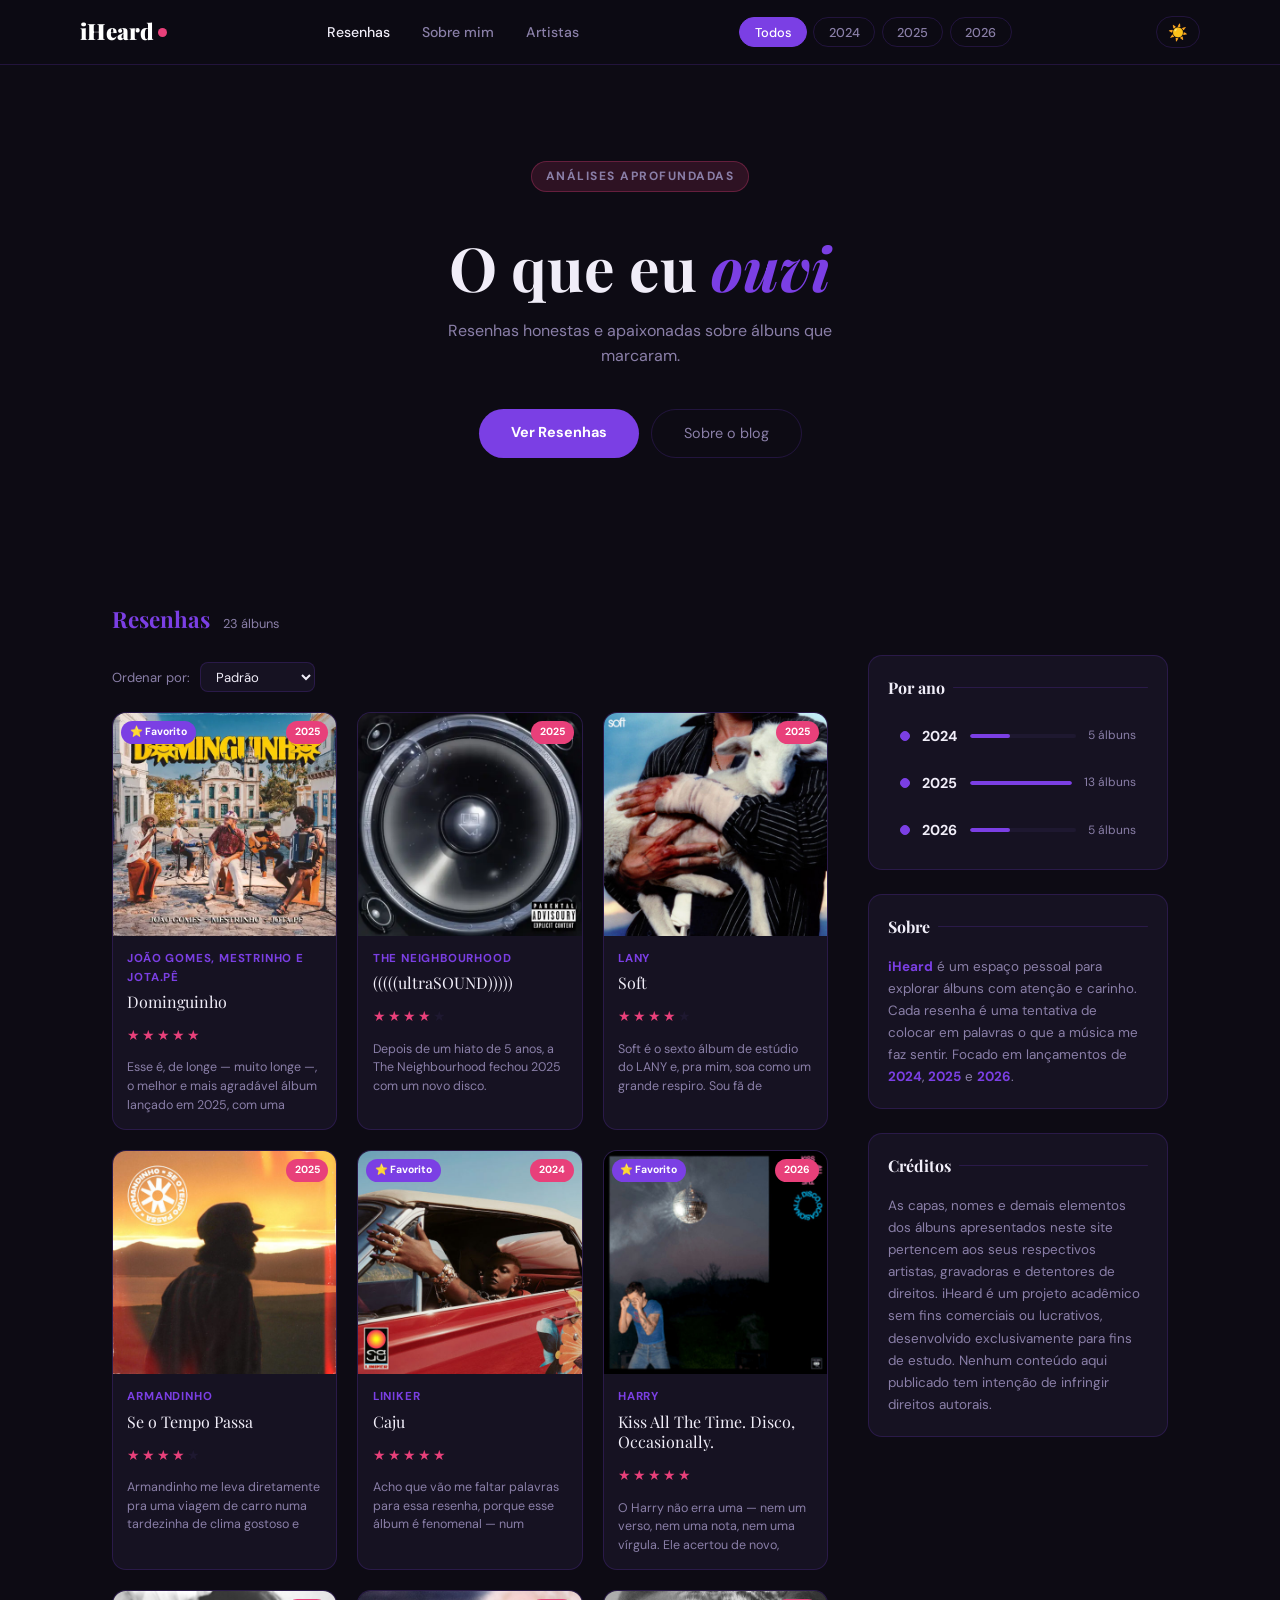
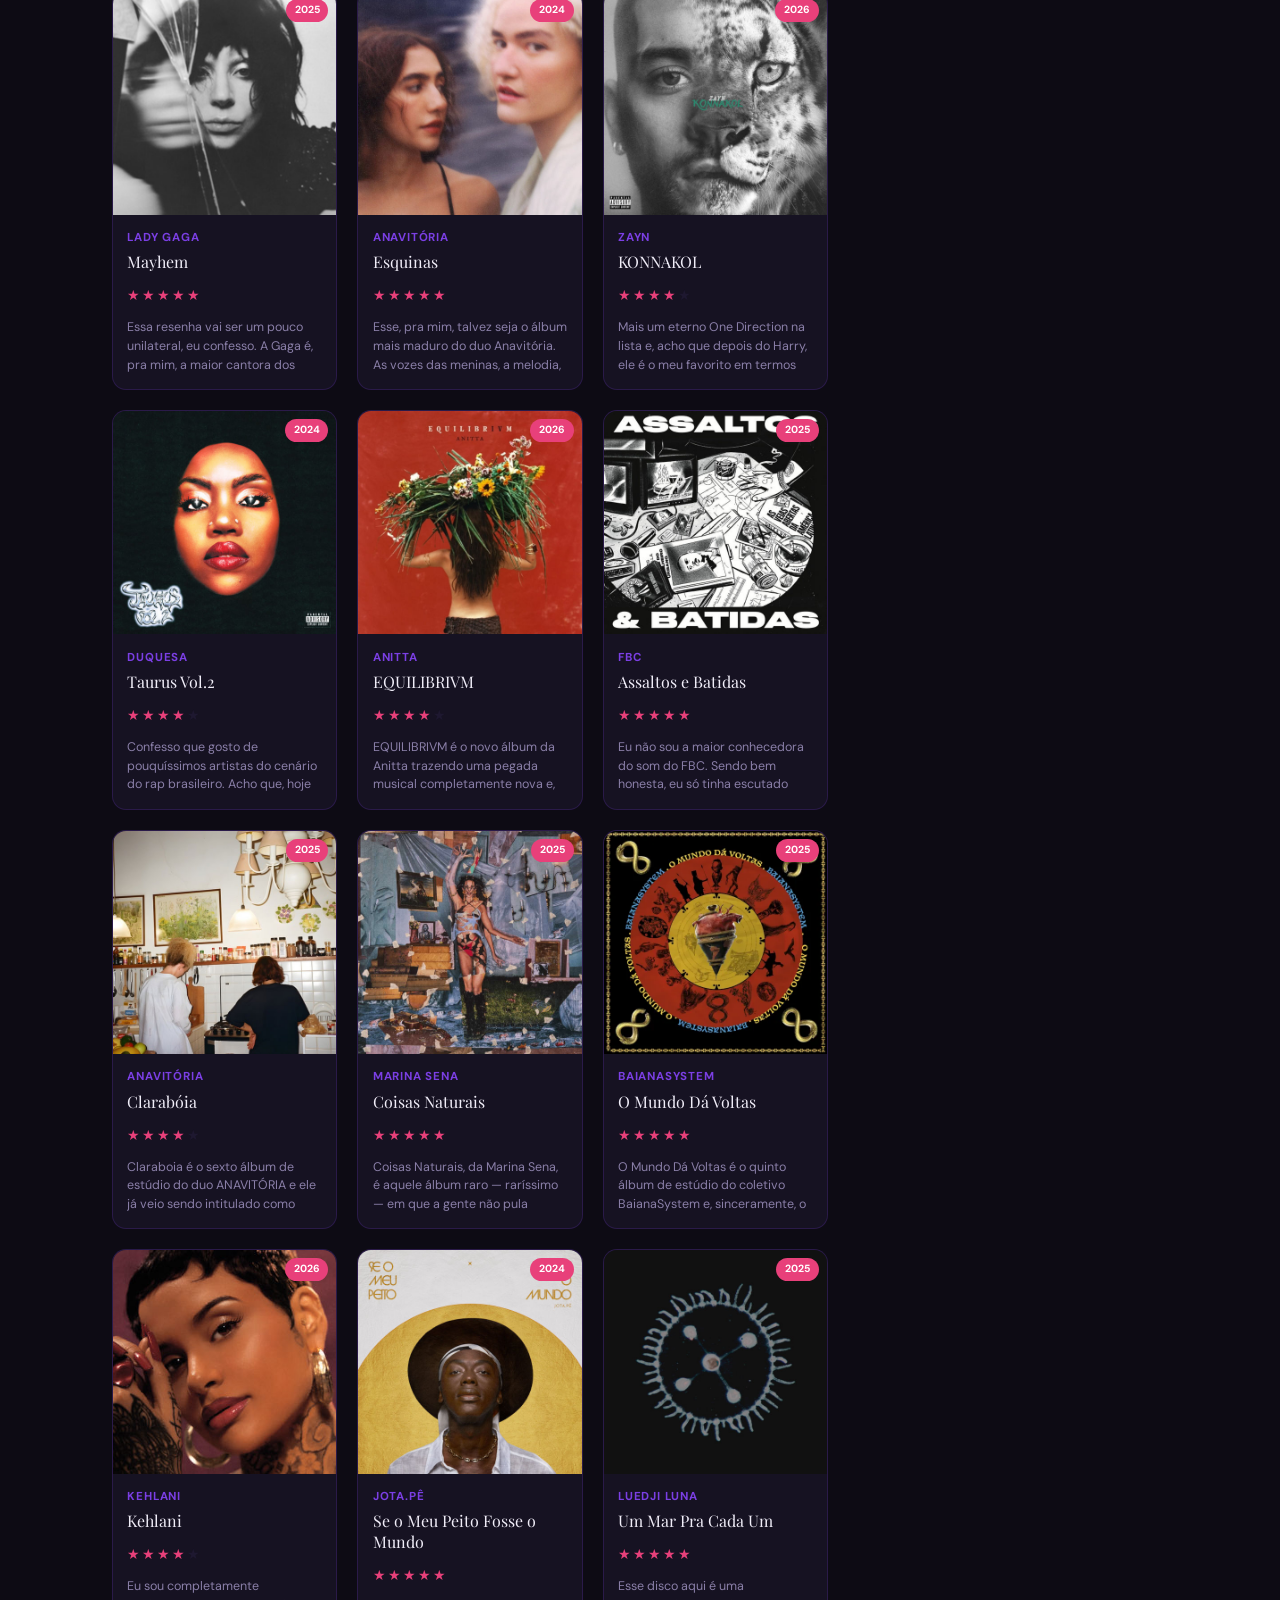
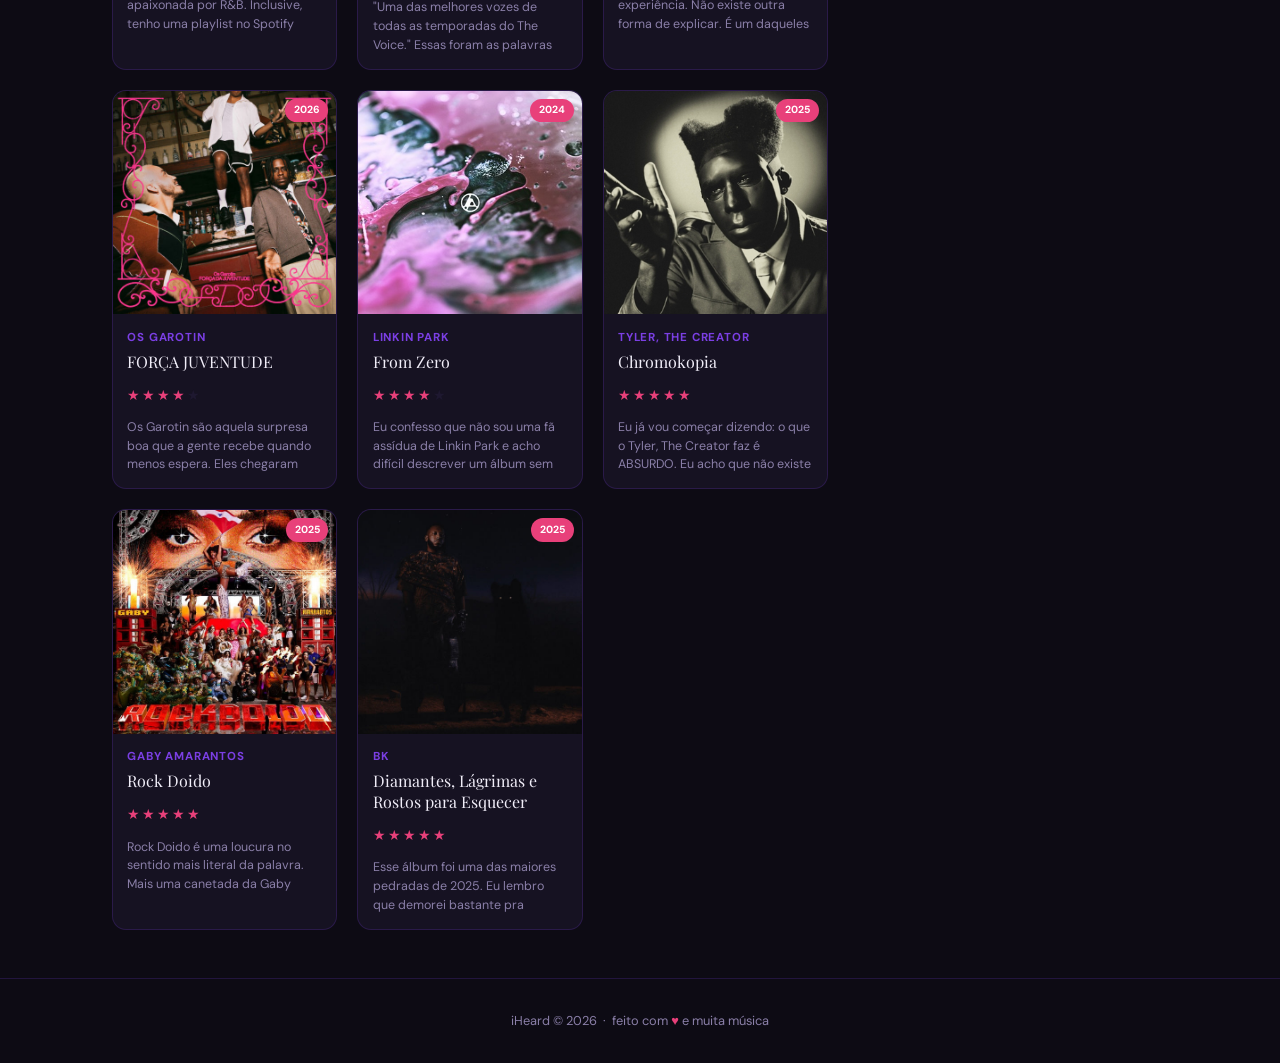
<file: index.html>
<!DOCTYPE html>
<html lang="pt-br">
<head>
    <meta charset="UTF-8">
    <meta name="viewport" content="width=device-width, initial-scale=1.0">
    <title>iHeard — Blog de Análises Musicais</title>
    <link rel="stylesheet" href="style.css">
    <link href="https://fonts.googleapis.com/css2?family=Playfair+Display:ital,wght@0,700;0,900;1,400&family=DM+Sans:wght@300;400;500;700&display=swap" rel="stylesheet">
</head>
<body>

    <!-- ==== HEADER: Informações iniciais e menu mobile ==== -->
    <header>
        <nav>
            <div class="logo">iHeard<span></span></div>
            <ul class="nav-links">
                <li><a href="index.html" class="active">Resenhas</a></li>
                <li><a href="pages/about/about.html">Sobre mim</a></li>
                <li><a href="pages/artists/artists.html">Artistas</a></li>
            </ul>
            <div class="nav-year-btns">
                <button class="year-btn active" data-year="todos">Todos</button>
                <button class="year-btn" data-year="2024">2024</button>
                <button class="year-btn" data-year="2025">2025</button>
                <button class="year-btn" data-year="2026">2026</button>
            </div>
            <button class="theme-btn" id="btn-tema">☀️</button>
            <div class="hamburger" id="hamburger">
                <span></span><span></span><span></span>
            </div>
        </nav>
        <div class="mobile-menu" id="mobile-menu">
            <a href="index.html">Resenhas</a>
            <a href="pages/about/about.html">Sobre mim</a>
            <a href="pages/artists/artists.html">Artistas</a>
            <div class="mobile-year-btns">
                <button class="year-btn" data-year="todos">Todos</button>
                <button class="year-btn" data-year="2024">2024</button>
                <button class="year-btn" data-year="2025">2025</button>
                <button class="year-btn" data-year="2026">2026</button>
            </div>
        </div>
    </header>

    <!-- ==== HERO: Destaque para o título e objetivo do blog ==== -->
    <section class="hero">
        <p class="hero-label">análises aprofundadas</p>
        <h1>O que eu <em>ouvi</em></h1>
        <p>Resenhas honestas e apaixonadas sobre álbuns que marcaram.</p>
        <div class="hero-actions">
            <a href="#resenhas" class="btn-primary">Ver Resenhas</a>
            <a href="#sobre" class="btn-ghost">Sobre o blog</a>
        </div>
    </section>

    <!-- ==== LAYOUT PRINCIPAL: GRID com as resenhas e blocos informativos ==== -->
    <main>
      <div class="layout-grid">
        <section id="resenhas">
            <div class="section-heading">
                <h2>Resenhas</h2>
                <span class="count" id="count-label">0 álbuns</span>
            </div>

            <div class="sort-bar">
                <label for="select-ordem">Ordenar por:</label>
                <select id="select-ordem">
                    <option value="padrao">Padrão</option>
                    <option value="maior-nota">Maior nota</option>
                    <option value="menor-nota">Menor nota</option>
                    <option value="az">A → Z</option>
                </select>
            </div>

            <div class="album-grid" id="grid-resenhas"></div>

            <div class="empty-state hidden" id="empty-state">
                <span>&#9834;</span>
                <p>Nenhuma resenha para este ano ainda.</p>
            </div>
        </section>

        <aside>
            <div class="widget">
                <h3>Por ano</h3>
                <div class="timeline" id="timeline"></div>
            </div>

            <div class="widget" id="sobre">
                <h3>Sobre</h3>
                <p class="about-text">
                    <strong>iHeard</strong> é um espaço pessoal para explorar álbuns com atenção e carinho.
                    Cada resenha é uma tentativa de colocar em palavras o que a música me faz sentir.
                    Focado em lançamentos de <strong>2024</strong>, <strong>2025</strong> e <strong>2026</strong>.
                </p>
            </div>

            <div class="widget">
                <h3>Créditos</h3>
                <p class="about-text">
                    As capas, nomes e demais elementos dos álbuns apresentados neste site pertencem aos seus respectivos artistas, gravadoras e detentores de direitos. 
                    iHeard é um projeto acadêmico sem fins comerciais ou lucrativos, desenvolvido exclusivamente para fins de estudo. 
                    Nenhum conteúdo aqui publicado tem intenção de infringir direitos autorais.
                </p>
            </div>
        </aside>
      </div>
    </main>

    <footer>
        <p>iHeard &copy; 2026 &nbsp;·&nbsp; feito com <strong>&#9829;</strong> e muita música</p>
    </footer>

    <!-- ==== MODAL: Análise completa, informações dos álbuns e faixas favoritas ==== -->
    <div id="modal-overlay" class="modal-overlay">
        <div class="modal">
            <div class="modal-header">
                <div class="modal-cover" id="m-cover"></div>
                <div class="modal-meta">
                    <p class="m-artist" id="m-artist"></p>
                    <p class="m-title" id="m-title"></p>
                    <p class="m-year" id="m-year"></p>
                    <div class="m-rating" id="m-rating"></div>
                </div>
            </div>
            <div class="modal-body">
                <h4>Análise</h4>
                <p id="m-analise"></p>
                <div id="m-faixas-wrap">
                    <h4>Faixas favoritas</h4>
                    <div class="fav-tracks" id="m-faixas"></div>
                </div>
            </div>
            <button class="modal-close" id="btn-fechar">Fechar</button>
        </div>
    </div>

    <script src="script.js"></script>
</body>
</html>
</file>
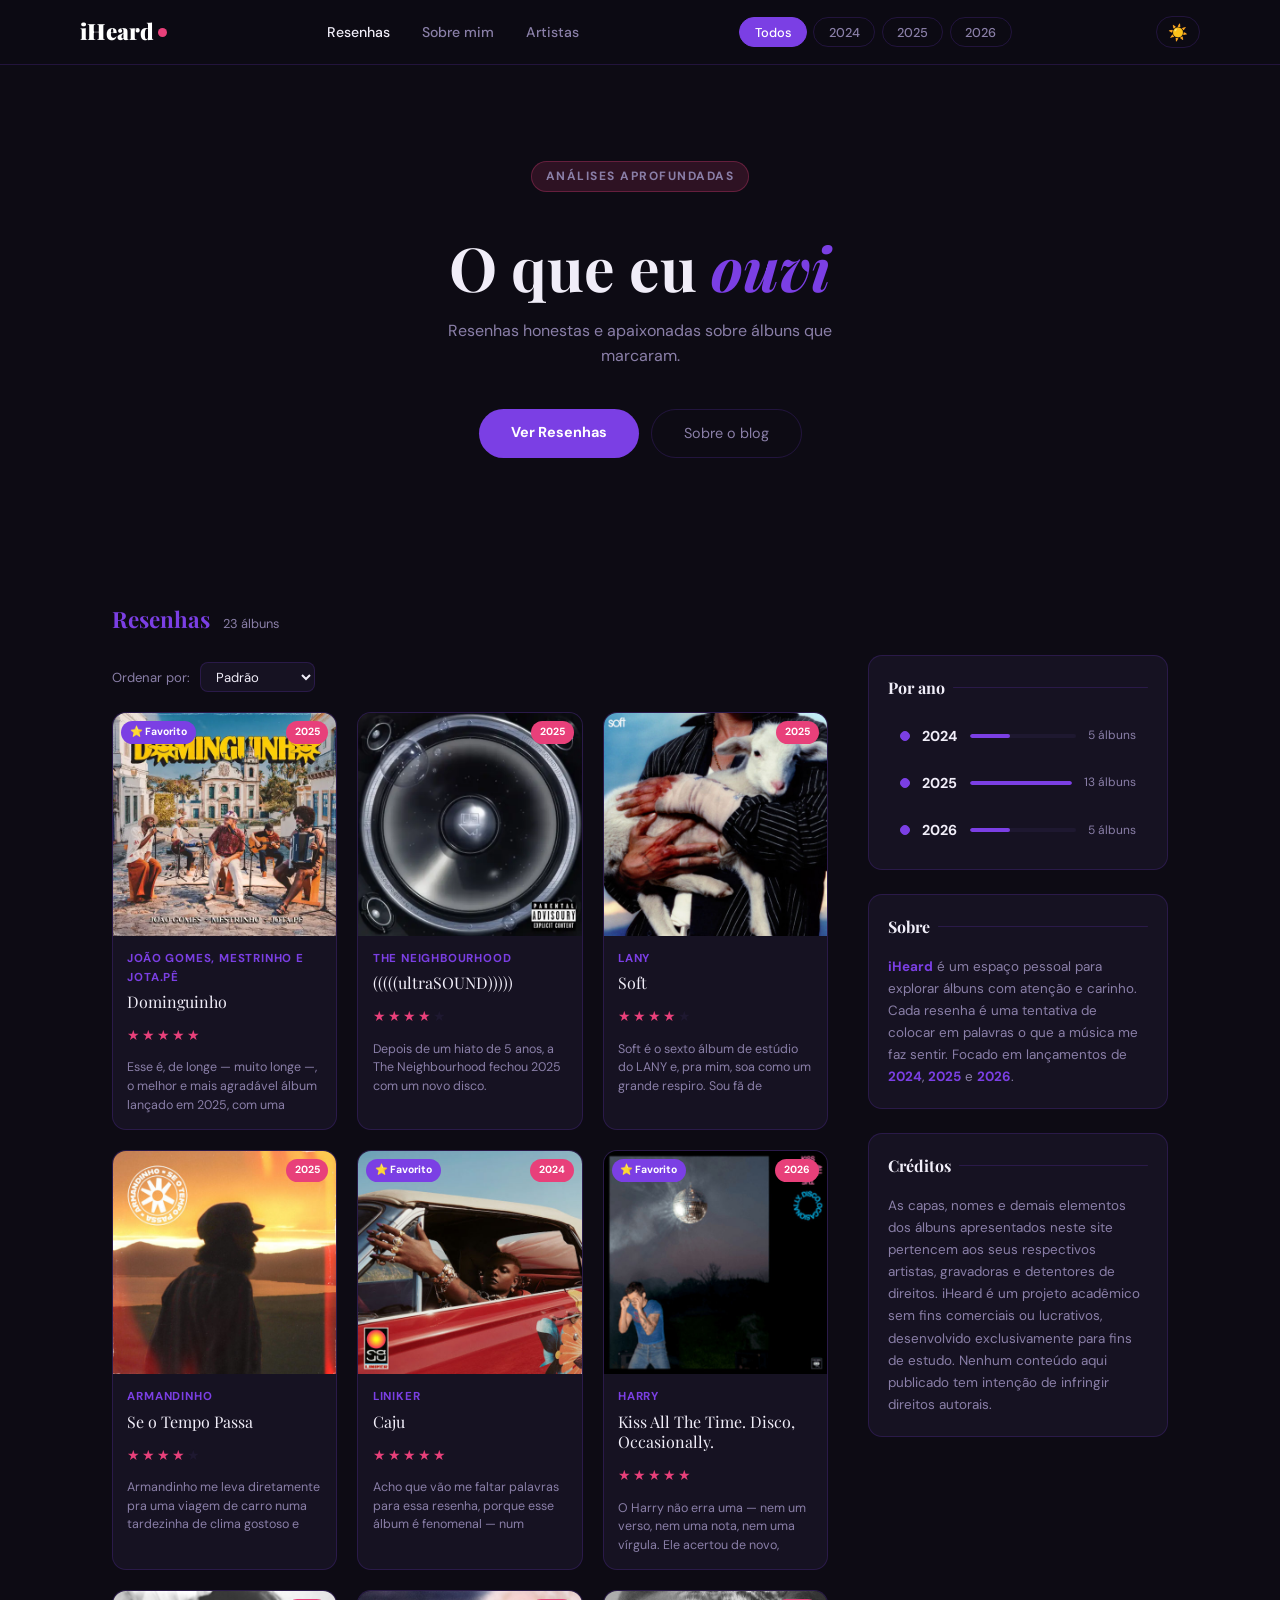
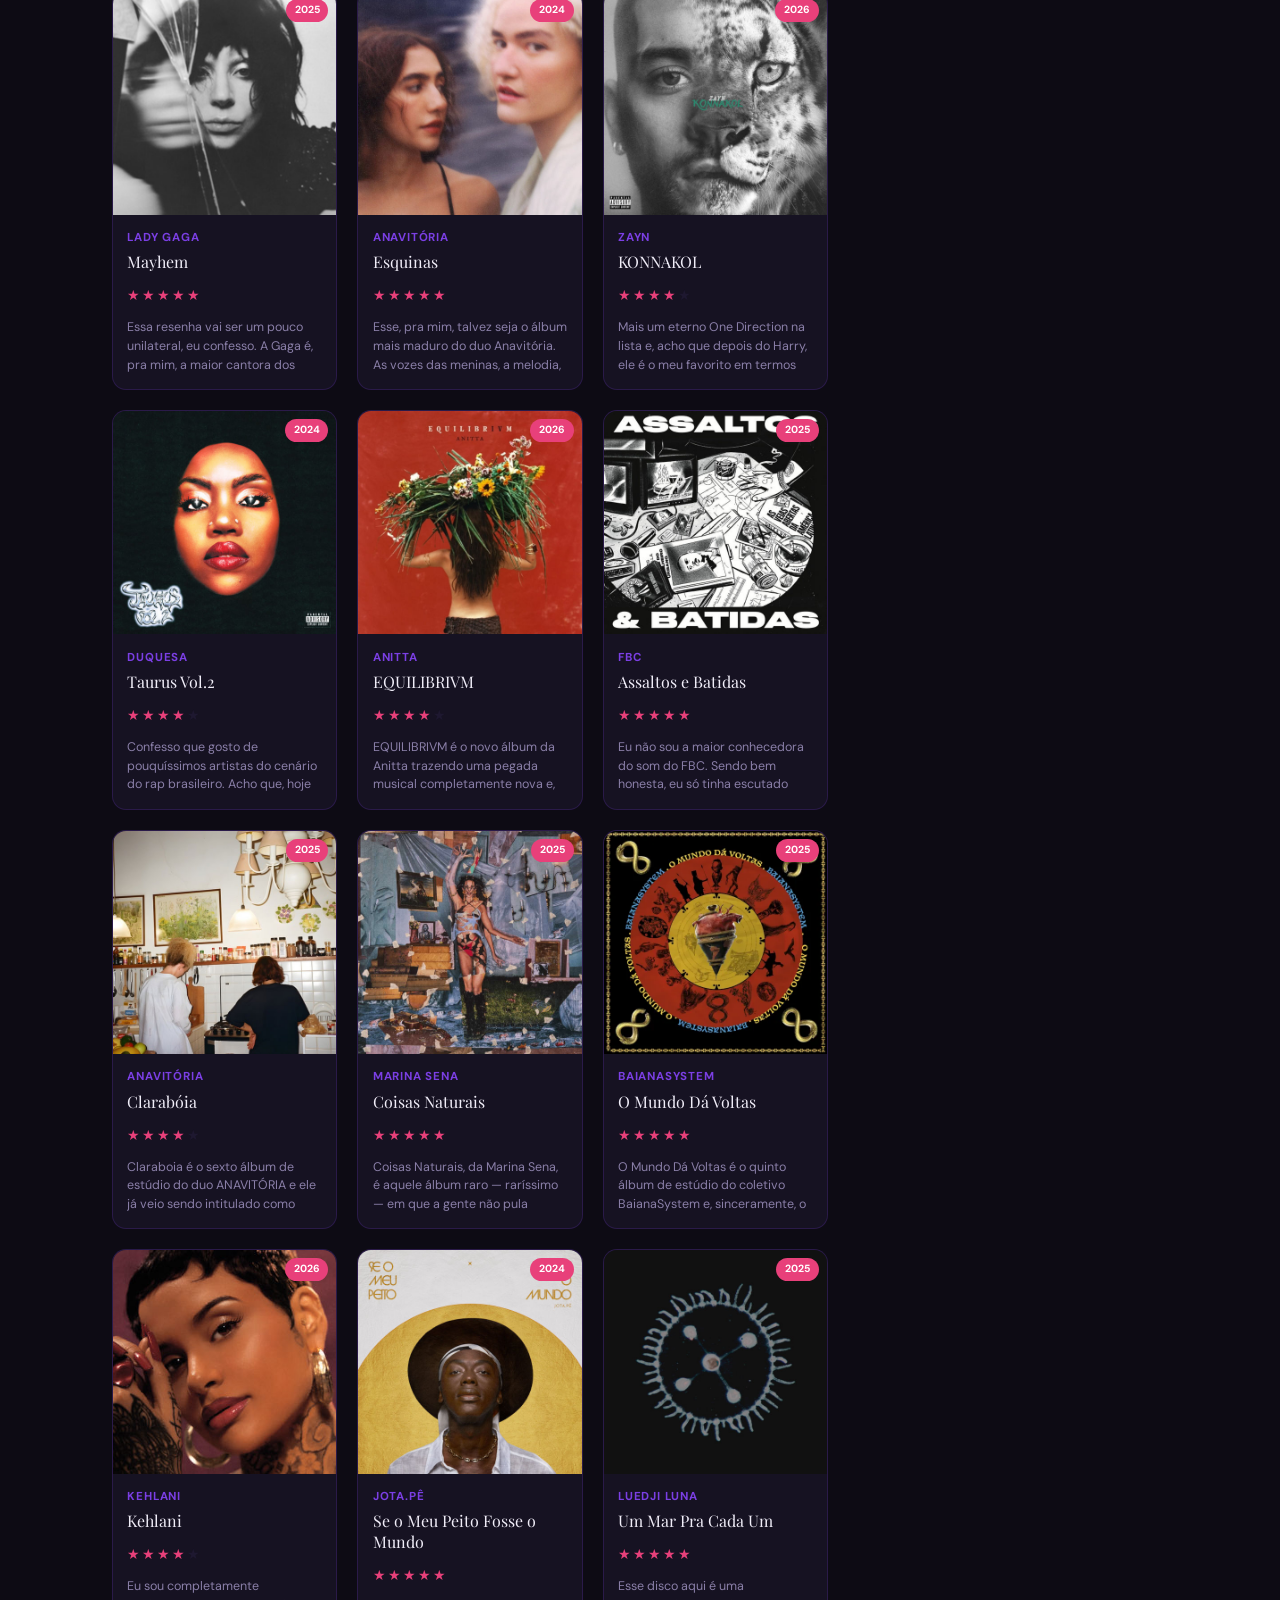
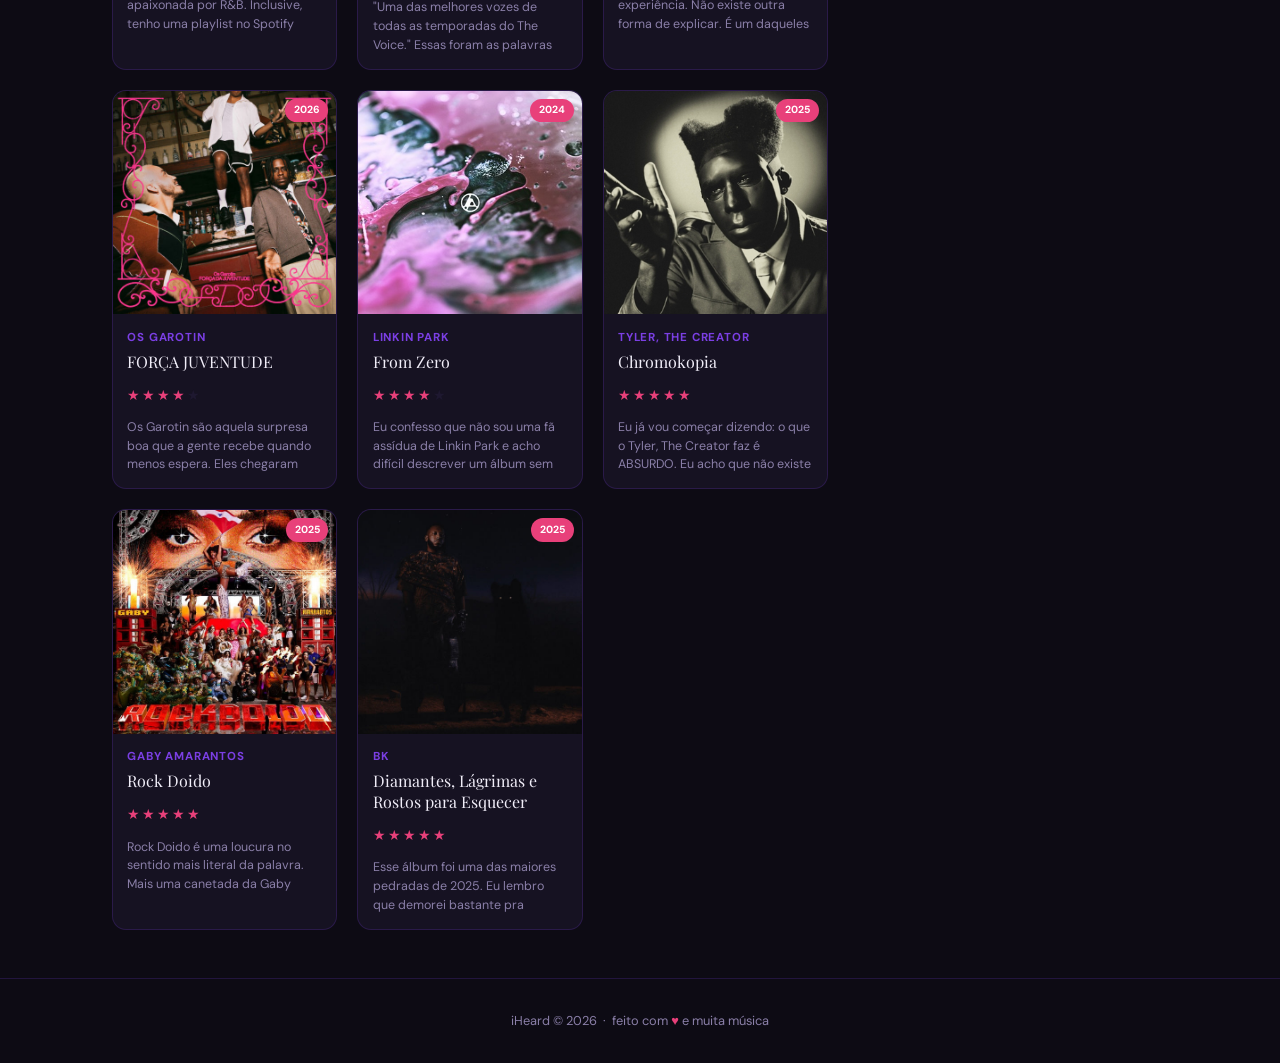
<file: pages/index/index.html>
<!DOCTYPE html>
<html lang="pt-br">
<head>
    <meta charset="UTF-8">
    <meta name="viewport" content="width=device-width, initial-scale=1.0">
    <title>iHeard — Blog de Análises Musicais</title>
    <link rel="stylesheet" href="style.css">
    <link href="https://fonts.googleapis.com/css2?family=Playfair+Display:ital,wght@0,700;0,900;1,400&family=DM+Sans:wght@300;400;500;700&display=swap" rel="stylesheet">
</head>
<body>

    <!-- ==== HEADER: Informações iniciais e menu mobile ==== -->
    <header>
        <nav>
            <div class="logo">iHeard<span></span></div>
            <ul class="nav-links">
                <li><a href="index.html" class="active">Resenhas</a></li>
                <li><a href="../about/about.html">Sobre mim</a></li>
                <li><a href="../artists/artists.html">Artistas</a></li>
            </ul>
            <div class="nav-year-btns">
                <button class="year-btn active" data-year="todos">Todos</button>
                <button class="year-btn" data-year="2024">2024</button>
                <button class="year-btn" data-year="2025">2025</button>
                <button class="year-btn" data-year="2026">2026</button>
            </div>
            <button class="theme-btn" id="btn-tema">☀️</button>
            <div class="hamburger" id="hamburger">
                <span></span><span></span><span></span>
            </div>
        </nav>
        <div class="mobile-menu" id="mobile-menu">
            <a href="index.html">Resenhas</a>
            <a href="../about/about.html">Sobre mim</a>
            <a href="../artists/artists.html">Artistas</a>
            <div class="mobile-year-btns">
                <button class="year-btn" data-year="todos">Todos</button>
                <button class="year-btn" data-year="2024">2024</button>
                <button class="year-btn" data-year="2025">2025</button>
                <button class="year-btn" data-year="2026">2026</button>
            </div>
        </div>
    </header>

    <!-- ==== HERO: Destaque para o título e objetivo do blog ==== -->
    <section class="hero">
        <p class="hero-label">análises aprofundadas</p>
        <h1>O que eu <em>ouvi</em></h1>
        <p>Resenhas honestas e apaixonadas sobre álbuns que marcaram.</p>
        <div class="hero-actions">
            <a href="#resenhas" class="btn-primary">Ver Resenhas</a>
            <a href="#sobre" class="btn-ghost">Sobre o blog</a>
        </div>
    </section>

    <!-- ==== LAYOUT PRINCIPAL: GRID com as resenhas e blocos informativos ==== -->
    <main>
      <div class="layout-grid">
        <section id="resenhas">
            <div class="section-heading">
                <h2>Resenhas</h2>
                <span class="count" id="count-label">0 álbuns</span>
            </div>

            <div class="sort-bar">
                <label for="select-ordem">Ordenar por:</label>
                <select id="select-ordem">
                    <option value="padrao">Padrão</option>
                    <option value="maior-nota">Maior nota</option>
                    <option value="menor-nota">Menor nota</option>
                    <option value="az">A → Z</option>
                </select>
            </div>

            <div class="album-grid" id="grid-resenhas"></div>

            <div class="empty-state hidden" id="empty-state">
                <span>&#9834;</span>
                <p>Nenhuma resenha para este ano ainda.</p>
            </div>
        </section>

        <aside>
            <div class="widget">
                <h3>Por ano</h3>
                <div class="timeline" id="timeline"></div>
            </div>

            <div class="widget" id="sobre">
                <h3>Sobre</h3>
                <p class="about-text">
                    <strong>iHeard</strong> é um espaço pessoal para explorar álbuns com atenção e carinho.
                    Cada resenha é uma tentativa de colocar em palavras o que a música me faz sentir.
                    Focado em lançamentos de <strong>2024</strong>, <strong>2025</strong> e <strong>2026</strong>.
                </p>
            </div>

            <div class="widget">
                <h3>Créditos</h3>
                <p class="about-text">
                    As capas, nomes e demais elementos dos álbuns apresentados neste site pertencem aos seus respectivos artistas, gravadoras e detentores de direitos. 
                    iHeard é um projeto acadêmico sem fins comerciais ou lucrativos, desenvolvido exclusivamente para fins de estudo. 
                    Nenhum conteúdo aqui publicado tem intenção de infringir direitos autorais.
                </p>
            </div>
        </aside>
      </div>
    </main>

    <footer>
        <p>iHeard &copy; 2026 &nbsp;·&nbsp; feito com <strong>&#9829;</strong> e muita música</p>
    </footer>

    <!-- ==== MODAL: Análise completa, informações dos álbuns e faixas favoritas ==== -->
    <div id="modal-overlay" class="modal-overlay">
        <div class="modal">
            <div class="modal-header">
                <div class="modal-cover" id="m-cover"></div>
                <div class="modal-meta">
                    <p class="m-artist" id="m-artist"></p>
                    <p class="m-title" id="m-title"></p>
                    <p class="m-year" id="m-year"></p>
                    <div class="m-rating" id="m-rating"></div>
                </div>
            </div>
            <div class="modal-body">
                <h4>Análise</h4>
                <p id="m-analise"></p>
                <div id="m-faixas-wrap">
                    <h4>Faixas favoritas</h4>
                    <div class="fav-tracks" id="m-faixas"></div>
                </div>
            </div>
            <button class="modal-close" id="btn-fechar">Fechar</button>
        </div>
    </div>

    <script src="script.js"></script>
</body>
</html>
</file>
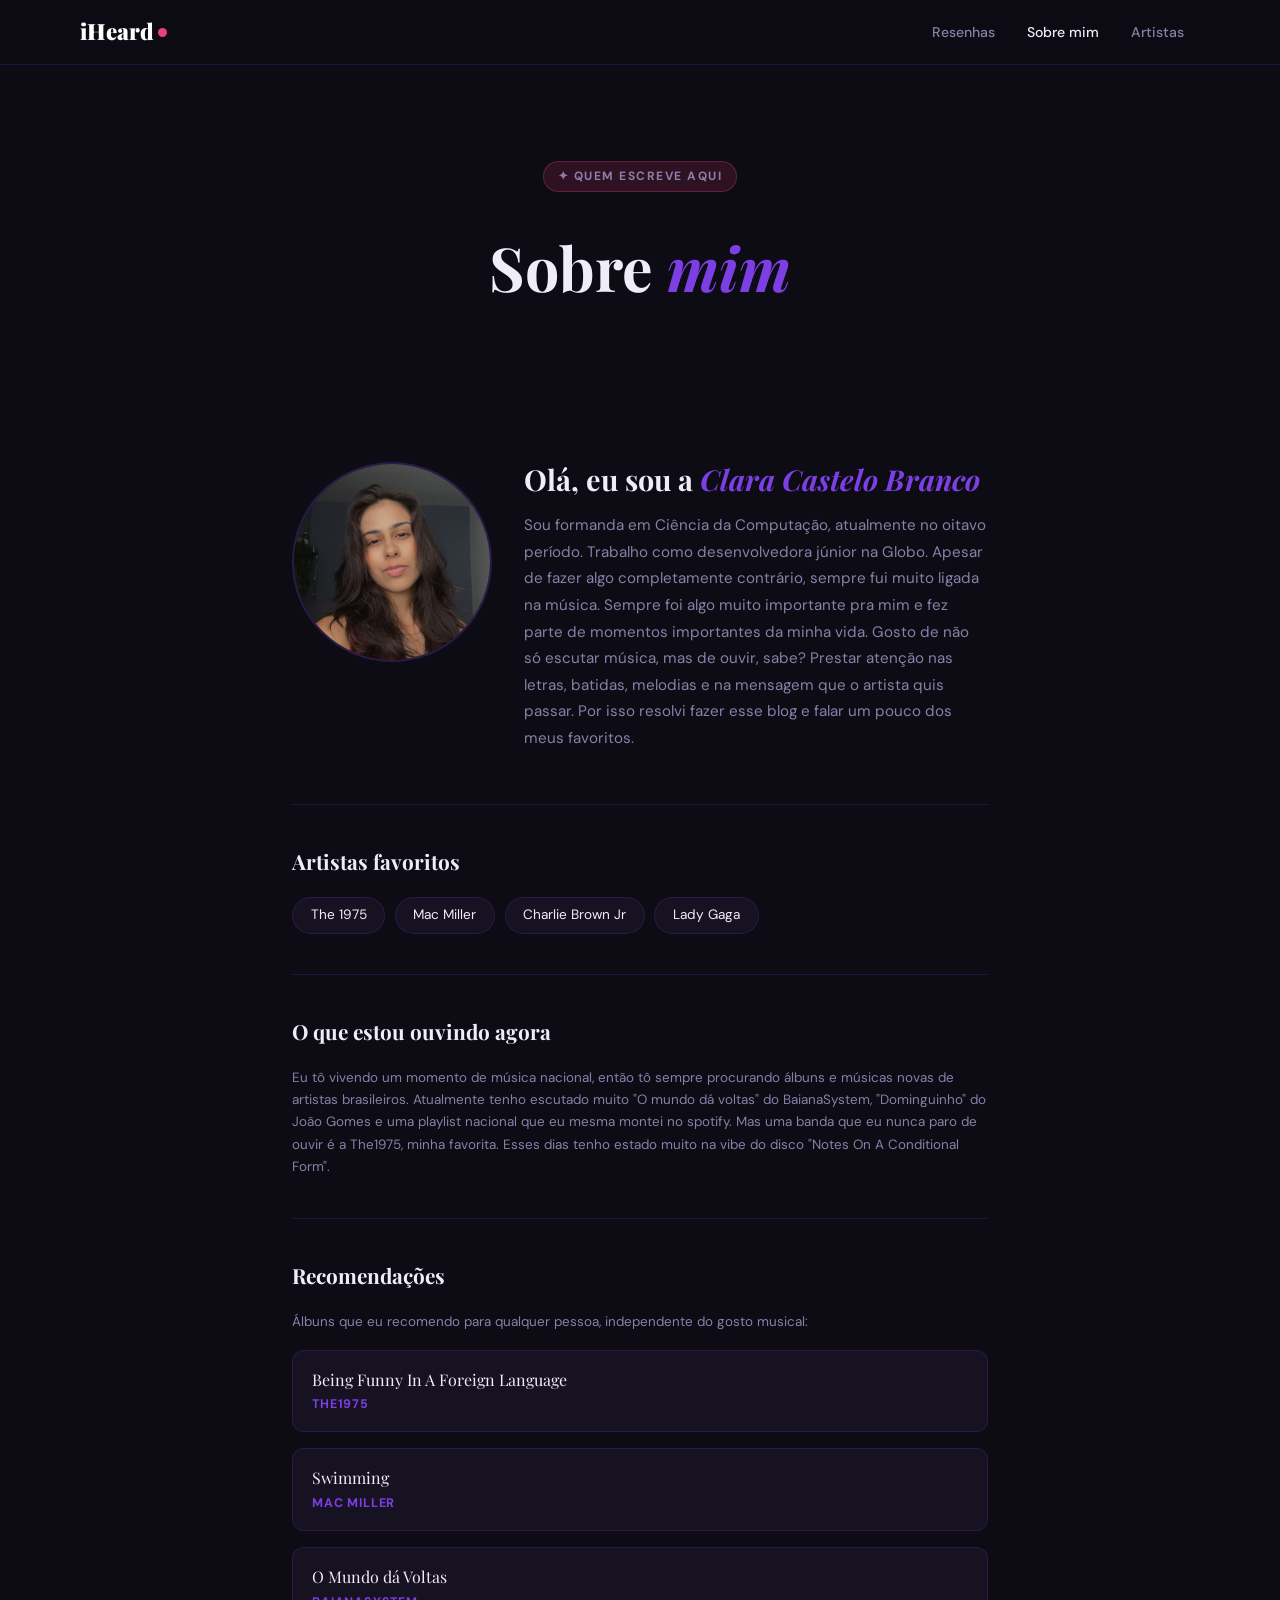
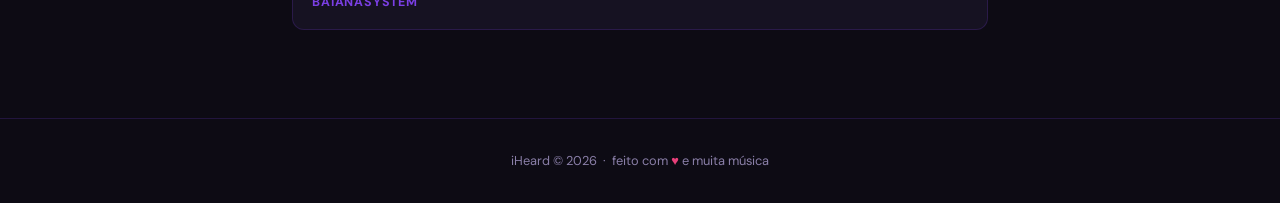
<file: pages/about/about.html>
<!DOCTYPE html>
<html lang="pt-br">
<head>
    <meta charset="UTF-8">
    <meta name="viewport" content="width=device-width, initial-scale=1.0">
    <title>Sobre mim — iHeard</title>
    <link rel="stylesheet" href="style.css">
    <link rel="stylesheet" href="../../style.css">
    <link href="https://fonts.googleapis.com/css2?family=Playfair+Display:ital,wght@0,700;0,900;1,400&family=DM+Sans:wght@300;400;500;700&display=swap" rel="stylesheet">
</head>
<body>

    <!-- ==== HEADER ==== -->
    <header>
        <nav>
            <div class="logo"><a href="../../index.html" style="color:inherit;text-decoration:none;">iHeard<span></span></a></div>
            <ul class="nav-links">
                <li><a href="../../index.html">Resenhas</a></li>
                <li><a href="../about/about.html" class="active">Sobre mim</a></li>
                <li><a href="../artists/artists.html">Artistas</a></li>
            </ul>
            <div class="hamburger" id="hamburger">
                <span></span><span></span><span></span>
            </div>
        </nav>
        <div class="mobile-menu" id="mobile-menu">
            <a href="../../index.html">Resenhas</a>
            <a href="../about/about.html">Sobre mim</a>
            <a href="../artists/artists.html">Artistas</a>
        </div>
    </header>

    <!-- ==== HERO ==== -->
    <section class="hero">
        <p class="hero-label">✦ quem escreve aqui</p>
        <h1>Sobre <em>mim</em></h1>
    </section>

    <!-- ==== CONTEÚDO ==== -->
    <main class="about-main">

        <section class="about-section">
            <div class="about-profile">
                <div class="about-avatar">
                    <img src="images/eu.jpg" alt="Foto da autora">
                </div>
                <div class="about-intro">
                    <h2>Olá, eu sou a <em>Clara Castelo Branco</em></h2>
                    <p>Sou formanda em Ciência da Computação, atualmente no oitavo período. Trabalho como desenvolvedora júnior na Globo. Apesar de fazer algo completamente contrário, sempre fui muito ligada na música. Sempre foi algo muito importante pra mim e fez parte de momentos importantes da minha vida. Gosto de não só escutar música, mas de ouvir, sabe? Prestar atenção nas letras, batidas, melodias e na mensagem que o artista quis passar. Por isso resolvi fazer esse blog e falar um pouco dos meus favoritos.</p>
                </div>
            </div>
        </section>

        <hr class="about-divider">

        <section class="about-section">
            <h2 class="about-title">Artistas favoritos</h2>
            <ul class="about-list">
                <li>The 1975</li>
                <li>Mac Miller</li>
                <li>Charlie Brown Jr</li>
                <li>Lady Gaga</li>
            </ul>
        </section>

        <hr class="about-divider">

        <section class="about-section">
            <h2 class="about-title">O que estou ouvindo agora</h2>
            <p class="about-text">Eu tô vivendo um momento de música nacional, então tô sempre procurando álbuns e músicas novas de artistas brasileiros. Atualmente tenho escutado muito "O mundo dá voltas" do BaianaSystem, "Dominguinho" do João Gomes e uma playlist nacional que eu mesma montei no spotify. Mas uma banda que eu nunca paro de ouvir é a The1975, minha favorita. Esses dias tenho estado muito na vibe do disco "Notes On A Conditional Form".</p>
        </section>

        <hr class="about-divider">

        <section class="about-section">
            <h2 class="about-title">Recomendações</h2>
            <p class="about-text">Álbuns que eu recomendo para qualquer pessoa, independente do gosto musical:</p>
            <ul class="about-recs">
                <li>
                    <span class="rec-album">Being Funny In A Foreign Language</span>
                    <span class="rec-artist">The1975</span>
                </li>
                <li>
                    <span class="rec-album">Swimming</span>
                    <span class="rec-artist">Mac Miller</span>
                </li>
                <li>
                    <span class="rec-album">O Mundo dá Voltas</span>
                    <span class="rec-artist">BaianaSystem</span>
                </li>
            </ul>
        </section>

    </main>

    <footer>
        <p>iHeard &copy; 2026 &nbsp;·&nbsp; feito com <strong>&#9829;</strong> e muita música</p>
    </footer>

    <script src="script.js"></script>
</body>
</html>
</file>
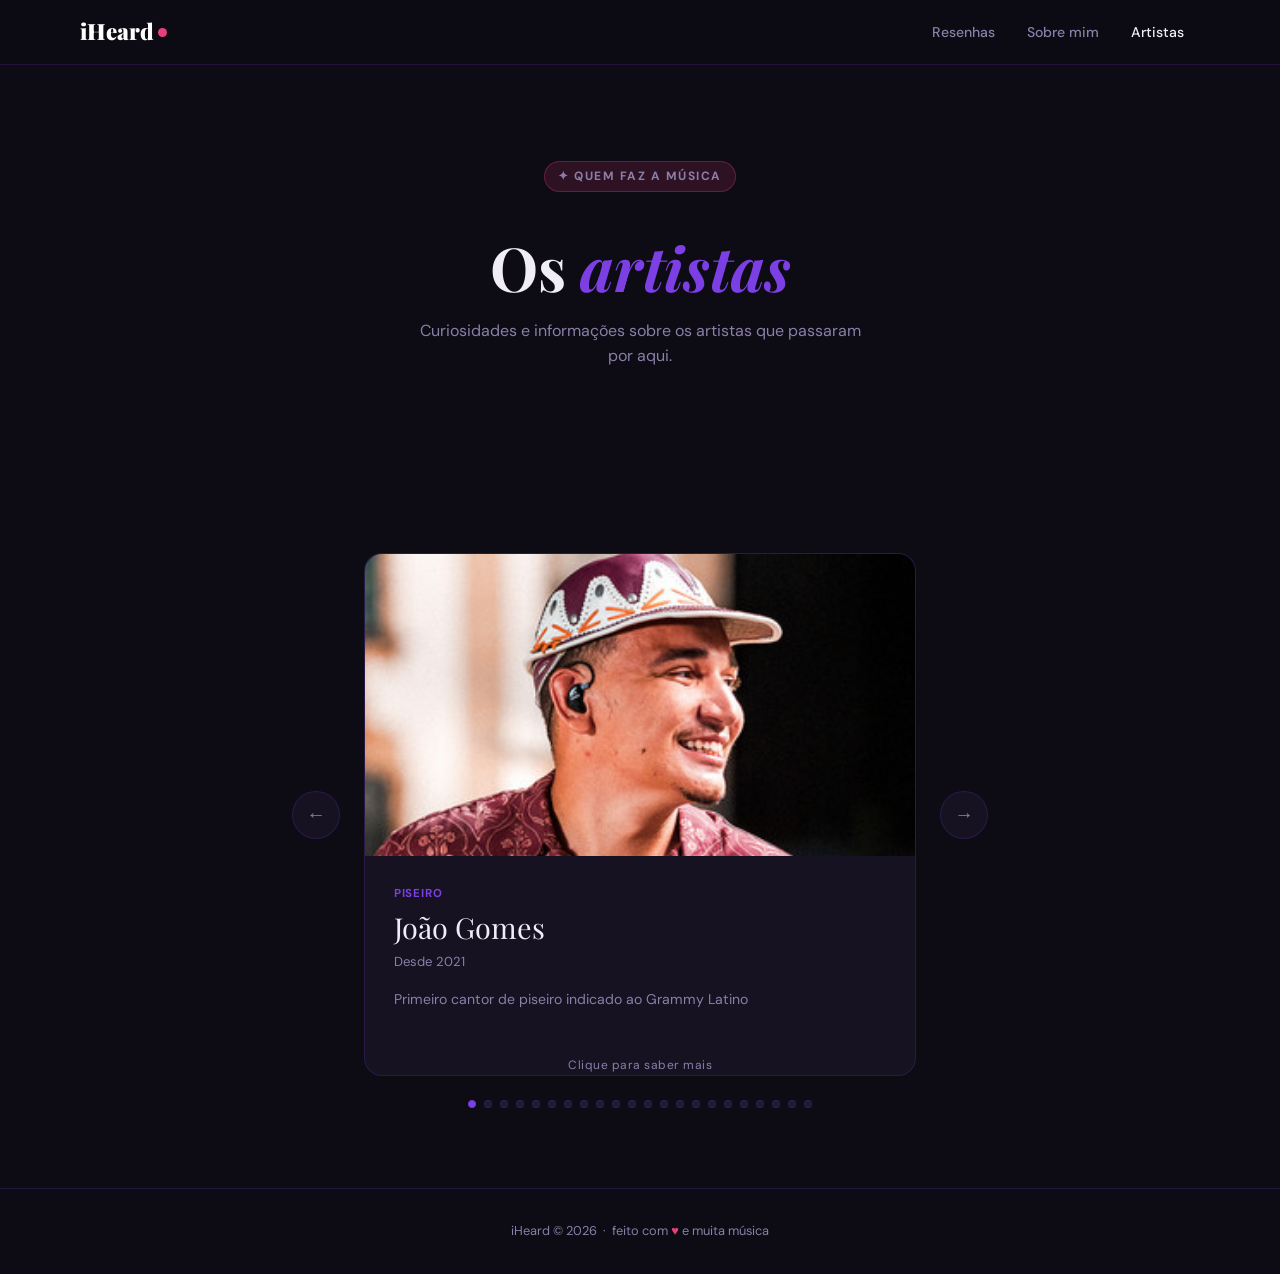
<file: pages/artists/artists.html>
<!DOCTYPE html>
<html lang="pt-br">
<head>
    <meta charset="UTF-8">
    <meta name="viewport" content="width=device-width, initial-scale=1.0">
    <title>Artistas — iHeard</title>
    <link rel="stylesheet" href="style-artists.css">
    <link rel="stylesheet" href="../../style.css">
    <link href="https://fonts.googleapis.com/css2?family=Playfair+Display:ital,wght@0,700;0,900;1,400&family=DM+Sans:wght@300;400;500;700&display=swap" rel="stylesheet">
</head>
<body>

    <!-- ==== HEADER ==== -->
    <header>
        <nav>
            <div class="logo"><a href="../../index.html" style="color:inherit;text-decoration:none;">iHeard<span></span></a></div>
            <ul class="nav-links">
                <li><a href="../../index.html">Resenhas</a></li>
                <li><a href="../about/about.html">Sobre mim</a></li>
                <li><a href="../artists/artists.html" class="active">Artistas</a></li>
            </ul>
            <div class="hamburger" id="hamburger">
                <span></span><span></span><span></span>
            </div>
        </nav>
        <div class="mobile-menu" id="mobile-menu">
            <a href="../../index.html">Resenhas</a>
            <a href="../about/about.html">Sobre mim</a>
            <a href="../artists/artists.html">Artistas</a>
        </div>
    </header>

    <!-- ==== HERO ==== -->
    <section class="hero">
        <p class="hero-label">✦ quem faz a música</p>
        <h1>Os <em>artistas</em></h1>
        <p>Curiosidades e informações sobre os artistas que passaram por aqui.</p>
    </section>

    <!-- ==== CARROSSEL ==== -->
    <main class="artists-main">
        <div class="carousel">
            <button class="carousel-btn" id="btn-prev">&#8592;</button>
            <div class="carousel-stage" id="carousel-stage">
                <!-- preenchido pelo JS -->
            </div>
            <button class="carousel-btn" id="btn-next">&#8594;</button>
        </div>
        <div class="carousel-dots" id="carousel-dots">
            <!-- pontos de navegação preenchidos pelo JS -->
        </div>
    </main>

    <footer>
        <p>iHeard &copy; 2026 &nbsp;·&nbsp; feito com <strong>&#9829;</strong> e muita música</p>
    </footer>

    <!-- ==== MODAL DO ARTISTA ==== -->
    <div id="modal-overlay" class="modal-overlay">
        <div class="modal">
            <div class="modal-header">
                <div class="modal-cover" id="m-cover"></div>
                <div class="modal-meta">
                    <p class="m-artist" id="m-name"></p>
                    <p class="m-title" id="m-genre"></p>
                    <p class="m-year" id="m-since"></p>
                </div>
            </div>
            <div class="modal-body">
                <h4>Curiosidades</h4>
                <ul id="m-curiosities"></ul>
                <h4>Álbuns famosos</h4>
                <div class="fav-tracks" id="m-albums"></div>
            </div>
            <button class="modal-close" id="btn-fechar">Fechar</button>
        </div>
    </div>

    <script src="script-artists.js"></script>
</body>
</html>
</file>
<file: style.css>
/* === VARIÁVEIS === */
:root {
  --bg: #0d0b14;
  --bg-card: #161222;
  --bg-surface: #1e1830;
  --purple: #7b3fe4;
  --purple-glow: rgba(123, 63, 228, 0.25);
  --pink: #e8407a;
  --pink-glow: rgba(232, 64, 122, 0.2);
  --text: #f0edf8;
  --text-muted: #8a7fa8;
  --border: rgba(123, 63, 228, 0.2);
}

/* === TEMA CLARO === */
body.light {
  --bg: #f5f3ff;
  --bg-card: #ffffff;
  --bg-surface: #ede9ff;
  --text: #1a0a2e;
  --text-muted: #6b5c8a;
  --border: rgba(123, 63, 228, 0.2);
}

/* === BASE === */
*, *::before, *::after {
  box-sizing: border-box;
  margin: 0;
  padding: 0;
}

html {
  scroll-behavior: smooth;
}

body {
  font-family: "DM Sans", sans-serif;
  background-color: var(--bg);
  color: var(--text);
  line-height: 1.6;
}

a {
  color: inherit;
  text-decoration: none;
}

/* === HEADER === */
header {
  position: sticky;
  top: 0;
  z-index: 100;
  background-color: rgba(13, 11, 20, 0.95);
  padding: 0 2rem;
  border-bottom: 1px solid var(--border);
  color: #fff;
}

nav {
  max-width: 1120px;
  margin: 0 auto;
  display: flex;
  align-items: center;
  justify-content: space-between;
  height: 64px;
  gap: 1rem;
}

.logo {
  font-family: "Playfair Display", serif;
  font-size: 1.4rem;
  font-weight: 900;
  color: #fff;
}

.logo span {
  display: inline-block;
  width: 9px;
  height: 9px;
  background-color: var(--pink);
  border-radius: 50%;
  margin-left: 4px;
  vertical-align: middle;
  position: relative;
  top: -2px;
}

.nav-links {
  list-style: none;
  display: flex;
}

.nav-links a {
  display: block;
  padding: 0.4rem 1rem;
  font-size: 0.88rem;
  font-weight: 500;
  color: #8a7fa8;
  border-radius: 8px;
  transition: color 0.2s;
}

.nav-links a:hover,
.nav-links a.active {
  color: #f0edf8;
}

.nav-year-btns {
  display: flex;
  gap: 0.4rem;
}

.year-btn {
  padding: 0.35rem 0.9rem;
  border: 1px solid var(--border);
  border-radius: 999px;
  font-size: 0.8rem;
  font-weight: 500;
  color: var(--text-muted);
  background-color: transparent;
  cursor: pointer;
  font-family: "DM Sans", sans-serif;
  transition: border-color 0.2s, color 0.2s, background-color 0.2s;
}

.year-btn:hover {
  border-color: var(--purple);
  color: var(--text);
}

.year-btn.active {
  background-color: var(--purple);
  border-color: var(--purple);
  color: #fff;
}

.hamburger {
  display: none;
  cursor: pointer;
  flex-direction: column;
  gap: 5px;
}

.hamburger span {
  display: block;
  width: 24px;
  height: 2px;
  background-color: var(--text-muted);
  border-radius: 2px;
}

/* === MOBILE MENU === */
.mobile-menu {
  display: none;
  flex-direction: column;
  background-color: var(--bg-card);
  border-top: 1px solid var(--border);
  padding: 0.75rem 2rem 1rem;
  gap: 0.25rem;
}

.mobile-menu.open {
  display: flex;
}

.mobile-menu a {
  padding: 0.6rem 0.75rem;
  border-radius: 8px;
  font-size: 0.9rem;
  color: var(--text-muted);
  font-weight: 500;
  transition: color 0.2s;
}

.mobile-menu a:hover {
  color: var(--text);
}

.mobile-year-btns {
  display: flex;
  flex-wrap: wrap;
  gap: 0.4rem;
  padding: 0.5rem 0.75rem 0.25rem;
}

/* === HERO === */
.hero {
  padding: 6rem 2rem;
  text-align: center;
}

.hero-label {
  display: inline-block;
  background-color: rgba(232, 64, 122, 0.15);
  color: var(--pink);
  border: 1px solid rgba(232, 64, 122, 0.3);
  font-size: 0.75rem;
  font-weight: 700;
  letter-spacing: 1.5px;
  text-transform: uppercase;
  padding: 0.3rem 0.85rem;
  border-radius: 999px;
  margin-bottom: 1.4rem;
}

.hero h1 {
  font-family: "Playfair Display", serif;
  font-size: 3.8rem;
  color: var(--text);
  line-height: 1.15;
  max-width: 680px;
  margin: 0 auto 1rem;
}

.hero h1 em {
  color: var(--purple);
  font-style: italic;
}

.hero p {
  color: var(--text-muted);
  max-width: 460px;
  margin: 0 auto 2.5rem;
}

.hero-actions {
  display: flex;
  gap: 0.75rem;
  justify-content: center;
  flex-wrap: wrap;
}

.btn-primary {
  display: inline-block;
  padding: 0.75rem 2rem;
  background-color: var(--purple);
  color: #fff;
  font-weight: 700;
  font-size: 0.9rem;
  border-radius: 999px;
  border: none;
  cursor: pointer;
  font-family: "DM Sans", sans-serif;
  transition: background-color 0.2s;
}

.btn-primary:hover {
  background-color: #6530c0;
}

.btn-ghost {
  display: inline-block;
  padding: 0.75rem 2rem;
  background-color: transparent;
  color: var(--text-muted);
  font-size: 0.9rem;
  border-radius: 999px;
  border: 1px solid var(--border);
  cursor: pointer;
  font-family: "DM Sans", sans-serif;
  transition: border-color 0.2s, color 0.2s;
}

.btn-ghost:hover {
  border-color: var(--purple);
  color: var(--text);
}

/* === LAYOUT PRINCIPAL === */
main {
  max-width: 1120px;
  margin: 0 auto;
  padding: 3rem 2rem;
}

.layout-grid {
  display: grid;
  grid-template-columns: 1fr 300px;
  gap: 2.5rem;
  align-items: start;
}

/* === SECTION HEADING === */
.section-heading {
  display: flex;
  align-items: baseline;
  gap: 0.8rem;
  margin-bottom: 1.5rem;
}

.section-heading h2 {
  font-family: "Playfair Display", serif;
  font-size: 1.4rem;
  color: #7b3fe4;
}

.section-heading .count {
  font-size: 0.8rem;
  color: var(--text-muted);
}

/* === ALBUM GRID === */
.album-grid {
  display: grid;
  grid-template-columns: repeat(auto-fill, minmax(210px, 1fr));
  gap: 1.25rem;
}

/* === ALBUM CARD === */
.album-card {
  background-color: var(--bg-card);
  border: 1px solid var(--border);
  border-radius: 14px;
  overflow: hidden;
  cursor: pointer;
  display: flex;
  flex-direction: column;
  transition: border-color 0.2s;
}

.album-card:hover {
  border-color: var(--purple);
}

.album-card:hover .album-info {
  background-color: rgba(123, 63, 228, 0.15);
}

.album-cover {
  width: 100%;
  padding-bottom: 100%;
  background-color: var(--bg-surface);
  position: relative;
  overflow: hidden;
}

.album-cover img {
  position: absolute;
  top: 0;
  left: 0;
  width: 100%;
  height: 100%;
}

.album-cover .placeholder-icon {
  position: absolute;
  top: 50%;
  left: 50%;
  font-size: 2.5rem;
  color: var(--text-muted);
}

.year-badge {
  position: absolute;
  top: 8px;
  right: 8px;
  background-color: var(--pink);
  color: #fff;
  font-size: 0.65rem;
  font-weight: 700;
  padding: 0.2rem 0.55rem;
  border-radius: 999px;
}

.album-info {
  padding: 0.9rem;
  flex: 1;
  display: flex;
  flex-direction: column;
  gap: 0.3rem;
}

.album-info .artist {
  font-size: 0.72rem;
  color: var(--purple);
  font-weight: 700;
  text-transform: uppercase;
  letter-spacing: 0.8px;
}

.album-info .title {
  font-family: "Playfair Display", serif;
  font-size: 1rem;
  color: var(--text);
  line-height: 1.3;
}

.rating {
  display: flex;
  gap: 2px;
  margin-top: 0.4rem;
}

.star { color: var(--pink); font-size: 0.9rem; }
.star.empty { color: var(--bg-surface); }

.snippet {
  font-size: 0.78rem;
  color: var(--text-muted);
  line-height: 1.5;
  margin-top: 0.4rem;
  overflow: hidden;
  max-height: 4.5em;
}

/* === EMPTY STATE === */
.empty-state {
  text-align: center;
  padding: 60px 20px;
  color: var(--text-muted);
}

.empty-state.hidden {
  display: none;
}

.empty-state span {
  font-size: 3rem;
  display: block;
  margin-bottom: 12px;
}

/* === SIDEBAR === */
aside {
  display: flex;
  flex-direction: column;
  gap: 1.5rem;
  padding-top: 3.3rem;
}

.widget {
  background-color: var(--bg-card);
  border: 1px solid var(--border);
  border-radius: 14px;
  padding: 1.2rem;
}

.widget h3 {
  font-family: "Playfair Display", serif;
  font-size: 1rem;
  color: var(--text);
  margin-bottom: 1rem;
  display: flex;
  align-items: center;
  gap: 0.5rem;
}

.widget h3::after {
  content: "";
  flex: 1;
  height: 1px;
  background-color: var(--border);
  border-radius: 2px;
}

.timeline {
  display: flex;
  flex-direction: column;
  gap: 0.5rem;
}

.tl-item {
  display: flex;
  align-items: center;
  gap: 0.75rem;
  padding: 0.5rem 0.75rem;
  border-radius: 8px;
  cursor: pointer;
  transition: background-color 0.2s;
}

.tl-item:hover {
  background-color: var(--bg-surface);
}

.tl-dot {
  width: 10px;
  height: 10px;
  border-radius: 50%;
  background-color: var(--bg-surface);
  border: 1px solid var(--border);
  flex-shrink: 0;
}

.tl-dot.has-reviews {
  background-color: var(--purple);
  border-color: var(--purple);
}

.tl-year {
  font-weight: 700;
  font-size: 0.9rem;
  color: var(--text);
  width: 36px;
}

.tl-bar-wrap {
  flex: 1;
  height: 4px;
  background-color: var(--bg-surface);
  border-radius: 3px;
  overflow: hidden;
}

.tl-bar {
  height: 100%;
  background-color: var(--purple);
  border-radius: 3px;
  transition: width 0.4s;
}

.tl-count {
  font-size: 0.75rem;
  color: var(--text-muted);
}

.about-text {
  font-size: 0.84rem;
  color: var(--text-muted);
  line-height: 1.65;
}

.about-text strong {
  color: var(--purple);
}

/* === FOOTER === */
footer {
  border-top: 1px solid var(--border);
  color: var(--text-muted);
  text-align: center;
  padding: 2rem;
  font-size: 0.8rem;
}

footer strong {
  color: var(--pink);
}

/* === MODAL === */
.modal-overlay {
  display: none;
  position: fixed;
  top: 0;
  left: 0;
  width: 100%;
  height: 100%;
  background-color: rgba(13, 11, 20, 0.85);
  z-index: 200;
  align-items: center;
  justify-content: center;
  padding: 1rem;
}

.modal-overlay.open {
  display: flex;
}

.modal {
  background-color: var(--bg-card);
  border: 1px solid var(--border);
  border-radius: 18px;
  max-width: 560px;
  width: 100%;
  max-height: calc(100vh - 2rem);
  display: flex;
  flex-direction: column;
  overflow: hidden;
}

.modal-header {
  background-color: var(--bg-surface);
  padding: 1.8rem;
  display: flex;
  gap: 1.2rem;
  align-items: flex-start;
  border-bottom: 1px solid var(--border);
}

.modal-cover {
  width: 80px;
  height: 80px;
  border-radius: 10px;
  background-color: var(--purple);
  overflow: hidden;
  display: flex;
  align-items: center;
  justify-content: center;
  font-size: 2rem;
  flex-shrink: 0;
}

.modal-cover img {
  width: 100%;
  height: 100%;
  object-fit: cover;
}

.modal-meta {
  flex: 1;
}

.modal-meta .m-artist {
  font-size: 0.75rem;
  color: var(--pink);
  text-transform: uppercase;
  letter-spacing: 1px;
  font-weight: 600;
}

.modal-meta .m-title {
  font-family: "Playfair Display", serif;
  font-size: 1.4rem;
  color: var(--text);
  margin: 0.3rem 0 0.1rem;
  line-height: 1.2;
}

.modal-meta .m-year {
  font-size: 0.78rem;
  color: var(--text-muted);
  margin-bottom: 0.5rem;
}

.modal-meta .m-rating {
  display: flex;
  gap: 2px;
}

.modal-body {
  padding: 1.5rem 1.8rem;
  overflow-y: auto;
  flex: 1;
  min-height: 0;
}

.modal-body h4 {
  font-family: "Playfair Display", serif;
  font-size: 0.95rem;
  color: var(--text);
  margin-top: 1.8rem;
  margin-bottom: 0.4rem;
}

.modal-body h4:first-child {
  margin-top: 0;
}

.modal-body p {
  font-size: 0.88rem;
  color: var(--text-muted);
  line-height: 1.65;
}

#m-faixas-wrap {
  margin-top: 1.8rem;
}

.fav-tracks {
  display: flex;
  flex-direction: column;
  gap: 0.35rem;
}

.fav-track-item {
  display: flex;
  align-items: center;
  gap: 0.6rem;
  padding: 0.4rem 0.7rem;
  background-color: var(--bg-surface);
  border-radius: 8px;
  font-size: 0.82rem;
  color: var(--text);
}

.fav-track-item::before {
  content: "♪";
  color: var(--purple);
}

.modal-close {
  display: block;
  width: 90%;
  margin: 0 auto 1.5rem;
  padding: 0.65rem;
  flex-shrink: 0;
  background-color: var(--bg-surface);
  color: var(--text-muted);
  font-weight: 600;
  font-size: 0.88rem;
  border: 1px solid var(--border);
  border-radius: 8px;
  cursor: pointer;
  font-family: "DM Sans", sans-serif;
  transition: background-color 0.2s, color 0.2s, border-color 0.2s;
}

.modal-close:hover {
  background-color: var(--purple);
  color: #fff;
  border-color: var(--purple);
}

/* === BOTÃO DE TEMA === */
.theme-btn {
  background-color: transparent;
  border: 1px solid var(--border);
  border-radius: 999px;
  padding: 0.35rem 0.7rem;
  font-size: 1rem;
  cursor: pointer;
  transition: border-color 0.2s;
}

.theme-btn:hover {
  border-color: var(--purple);
}

/* === SORT BAR === */
.sort-bar {
  display: flex;
  align-items: center;
  gap: 0.6rem;
  margin-bottom: 1.2rem;
  font-size: 0.82rem;
  color: var(--text-muted);
}

.sort-bar select {
  background-color: var(--bg-card);
  color: var(--text);
  border: 1px solid var(--border);
  border-radius: 8px;
  padding: 0.3rem 0.7rem;
  font-size: 0.82rem;
  font-family: "DM Sans", sans-serif;
  cursor: pointer;
}

/* === BADGE DE DESTAQUE === */
.badge-destaque {
  position: absolute;
  top: 8px;
  left: 8px;
  background-color: var(--purple);
  color: #fff;
  font-size: 0.65rem;
  font-weight: 700;
  padding: 0.2rem 0.55rem;
  border-radius: 999px;
}

/* === RESPONSIVO === */
@media (max-width: 900px) {
  .layout-grid {
    grid-template-columns: 1fr;
  }
  aside {
    order: -1;
    padding-top: 0;
  }
}

@media (max-width: 640px) {
  .nav-links,
  .nav-year-btns {
    display: none;
  }
  .hamburger {
    display: flex;
  }
  .album-grid {
    grid-template-columns: 1fr 1fr;
  }
  .hero h1 {
    font-size: 2.4rem;
  }
}
</file>
<file: pages/index/style.css>
/* === VARIÁVEIS === */
:root {
  --bg: #0d0b14;
  --bg-card: #161222;
  --bg-surface: #1e1830;
  --purple: #7b3fe4;
  --purple-glow: rgba(123, 63, 228, 0.25);
  --pink: #e8407a;
  --pink-glow: rgba(232, 64, 122, 0.2);
  --text: #f0edf8;
  --text-muted: #8a7fa8;
  --border: rgba(123, 63, 228, 0.2);
}

/* === TEMA CLARO === */
body.light {
  --bg: #f5f3ff;
  --bg-card: #ffffff;
  --bg-surface: #ede9ff;
  --text: #1a0a2e;
  --text-muted: #6b5c8a;
  --border: rgba(123, 63, 228, 0.2);
}

/* === BASE === */
*, *::before, *::after {
  box-sizing: border-box;
  margin: 0;
  padding: 0;
}

html {
  scroll-behavior: smooth;
}

body {
  font-family: "DM Sans", sans-serif;
  background-color: var(--bg);
  color: var(--text);
  line-height: 1.6;
}

a {
  color: inherit;
  text-decoration: none;
}

/* === HEADER === */
header {
  position: sticky;
  top: 0;
  z-index: 100;
  background-color: rgba(13, 11, 20, 0.95);
  padding: 0 2rem;
  border-bottom: 1px solid var(--border);
  color: #fff;
}

nav {
  max-width: 1120px;
  margin: 0 auto;
  display: flex;
  align-items: center;
  justify-content: space-between;
  height: 64px;
  gap: 1rem;
}

.logo {
  font-family: "Playfair Display", serif;
  font-size: 1.4rem;
  font-weight: 900;
  color: #fff;
}

.logo span {
  display: inline-block;
  width: 9px;
  height: 9px;
  background-color: var(--pink);
  border-radius: 50%;
  margin-left: 4px;
  vertical-align: middle;
  position: relative;
  top: -2px;
}

.nav-links {
  list-style: none;
  display: flex;
}

.nav-links a {
  display: block;
  padding: 0.4rem 1rem;
  font-size: 0.88rem;
  font-weight: 500;
  color: #8a7fa8;
  border-radius: 8px;
  transition: color 0.2s;
}

.nav-links a:hover,
.nav-links a.active {
  color: #f0edf8;
}

.nav-year-btns {
  display: flex;
  gap: 0.4rem;
}

.year-btn {
  padding: 0.35rem 0.9rem;
  border: 1px solid var(--border);
  border-radius: 999px;
  font-size: 0.8rem;
  font-weight: 500;
  color: var(--text-muted);
  background-color: transparent;
  cursor: pointer;
  font-family: "DM Sans", sans-serif;
  transition: border-color 0.2s, color 0.2s, background-color 0.2s;
}

.year-btn:hover {
  border-color: var(--purple);
  color: var(--text);
}

.year-btn.active {
  background-color: var(--purple);
  border-color: var(--purple);
  color: #fff;
}

.hamburger {
  display: none;
  cursor: pointer;
  flex-direction: column;
  gap: 5px;
}

.hamburger span {
  display: block;
  width: 24px;
  height: 2px;
  background-color: var(--text-muted);
  border-radius: 2px;
}

/* === MOBILE MENU === */
.mobile-menu {
  display: none;
  flex-direction: column;
  background-color: var(--bg-card);
  border-top: 1px solid var(--border);
  padding: 0.75rem 2rem 1rem;
  gap: 0.25rem;
}

.mobile-menu.open {
  display: flex;
}

.mobile-menu a {
  padding: 0.6rem 0.75rem;
  border-radius: 8px;
  font-size: 0.9rem;
  color: var(--text-muted);
  font-weight: 500;
  transition: color 0.2s;
}

.mobile-menu a:hover {
  color: var(--text);
}

.mobile-year-btns {
  display: flex;
  flex-wrap: wrap;
  gap: 0.4rem;
  padding: 0.5rem 0.75rem 0.25rem;
}

/* === HERO === */
.hero {
  padding: 6rem 2rem;
  text-align: center;
}

.hero-label {
  display: inline-block;
  background-color: rgba(232, 64, 122, 0.15);
  color: var(--pink);
  border: 1px solid rgba(232, 64, 122, 0.3);
  font-size: 0.75rem;
  font-weight: 700;
  letter-spacing: 1.5px;
  text-transform: uppercase;
  padding: 0.3rem 0.85rem;
  border-radius: 999px;
  margin-bottom: 1.4rem;
}

.hero h1 {
  font-family: "Playfair Display", serif;
  font-size: 3.8rem;
  color: var(--text);
  line-height: 1.15;
  max-width: 680px;
  margin: 0 auto 1rem;
}

.hero h1 em {
  color: var(--purple);
  font-style: italic;
}

.hero p {
  color: var(--text-muted);
  max-width: 460px;
  margin: 0 auto 2.5rem;
}

.hero-actions {
  display: flex;
  gap: 0.75rem;
  justify-content: center;
  flex-wrap: wrap;
}

.btn-primary {
  display: inline-block;
  padding: 0.75rem 2rem;
  background-color: var(--purple);
  color: #fff;
  font-weight: 700;
  font-size: 0.9rem;
  border-radius: 999px;
  border: none;
  cursor: pointer;
  font-family: "DM Sans", sans-serif;
  transition: background-color 0.2s;
}

.btn-primary:hover {
  background-color: #6530c0;
}

.btn-ghost {
  display: inline-block;
  padding: 0.75rem 2rem;
  background-color: transparent;
  color: var(--text-muted);
  font-size: 0.9rem;
  border-radius: 999px;
  border: 1px solid var(--border);
  cursor: pointer;
  font-family: "DM Sans", sans-serif;
  transition: border-color 0.2s, color 0.2s;
}

.btn-ghost:hover {
  border-color: var(--purple);
  color: var(--text);
}

/* === LAYOUT PRINCIPAL === */
main {
  max-width: 1120px;
  margin: 0 auto;
  padding: 3rem 2rem;
}

.layout-grid {
  display: grid;
  grid-template-columns: 1fr 300px;
  gap: 2.5rem;
  align-items: start;
}

/* === SECTION HEADING === */
.section-heading {
  display: flex;
  align-items: baseline;
  gap: 0.8rem;
  margin-bottom: 1.5rem;
}

.section-heading h2 {
  font-family: "Playfair Display", serif;
  font-size: 1.4rem;
  color: #7b3fe4;
}

.section-heading .count {
  font-size: 0.8rem;
  color: var(--text-muted);
}

/* === ALBUM GRID === */
.album-grid {
  display: grid;
  grid-template-columns: repeat(auto-fill, minmax(210px, 1fr));
  gap: 1.25rem;
}

/* === ALBUM CARD === */
.album-card {
  background-color: var(--bg-card);
  border: 1px solid var(--border);
  border-radius: 14px;
  overflow: hidden;
  cursor: pointer;
  display: flex;
  flex-direction: column;
  transition: border-color 0.2s;
}

.album-card:hover {
  border-color: var(--purple);
}

.album-card:hover .album-info {
  background-color: rgba(123, 63, 228, 0.15);
}

.album-cover {
  width: 100%;
  padding-bottom: 100%;
  background-color: var(--bg-surface);
  position: relative;
  overflow: hidden;
}

.album-cover img {
  position: absolute;
  top: 0;
  left: 0;
  width: 100%;
  height: 100%;
}

.album-cover .placeholder-icon {
  position: absolute;
  top: 50%;
  left: 50%;
  font-size: 2.5rem;
  color: var(--text-muted);
}

.year-badge {
  position: absolute;
  top: 8px;
  right: 8px;
  background-color: var(--pink);
  color: #fff;
  font-size: 0.65rem;
  font-weight: 700;
  padding: 0.2rem 0.55rem;
  border-radius: 999px;
}

.album-info {
  padding: 0.9rem;
  flex: 1;
  display: flex;
  flex-direction: column;
  gap: 0.3rem;
}

.album-info .artist {
  font-size: 0.72rem;
  color: var(--purple);
  font-weight: 700;
  text-transform: uppercase;
  letter-spacing: 0.8px;
}

.album-info .title {
  font-family: "Playfair Display", serif;
  font-size: 1rem;
  color: var(--text);
  line-height: 1.3;
}

.rating {
  display: flex;
  gap: 2px;
  margin-top: 0.4rem;
}

.star { color: var(--pink); font-size: 0.9rem; }
.star.empty { color: var(--bg-surface); }

.snippet {
  font-size: 0.78rem;
  color: var(--text-muted);
  line-height: 1.5;
  margin-top: 0.4rem;
  overflow: hidden;
  max-height: 4.5em;
}

/* === EMPTY STATE === */
.empty-state {
  text-align: center;
  padding: 60px 20px;
  color: var(--text-muted);
}

.empty-state.hidden {
  display: none;
}

.empty-state span {
  font-size: 3rem;
  display: block;
  margin-bottom: 12px;
}

/* === SIDEBAR === */
aside {
  display: flex;
  flex-direction: column;
  gap: 1.5rem;
  padding-top: 3.3rem;
}

.widget {
  background-color: var(--bg-card);
  border: 1px solid var(--border);
  border-radius: 14px;
  padding: 1.2rem;
}

.widget h3 {
  font-family: "Playfair Display", serif;
  font-size: 1rem;
  color: var(--text);
  margin-bottom: 1rem;
  display: flex;
  align-items: center;
  gap: 0.5rem;
}

.widget h3::after {
  content: "";
  flex: 1;
  height: 1px;
  background-color: var(--border);
  border-radius: 2px;
}

.timeline {
  display: flex;
  flex-direction: column;
  gap: 0.5rem;
}

.tl-item {
  display: flex;
  align-items: center;
  gap: 0.75rem;
  padding: 0.5rem 0.75rem;
  border-radius: 8px;
  cursor: pointer;
  transition: background-color 0.2s;
}

.tl-item:hover {
  background-color: var(--bg-surface);
}

.tl-dot {
  width: 10px;
  height: 10px;
  border-radius: 50%;
  background-color: var(--bg-surface);
  border: 1px solid var(--border);
  flex-shrink: 0;
}

.tl-dot.has-reviews {
  background-color: var(--purple);
  border-color: var(--purple);
}

.tl-year {
  font-weight: 700;
  font-size: 0.9rem;
  color: var(--text);
  width: 36px;
}

.tl-bar-wrap {
  flex: 1;
  height: 4px;
  background-color: var(--bg-surface);
  border-radius: 3px;
  overflow: hidden;
}

.tl-bar {
  height: 100%;
  background-color: var(--purple);
  border-radius: 3px;
  transition: width 0.4s;
}

.tl-count {
  font-size: 0.75rem;
  color: var(--text-muted);
}

.about-text {
  font-size: 0.84rem;
  color: var(--text-muted);
  line-height: 1.65;
}

.about-text strong {
  color: var(--purple);
}

/* === FOOTER === */
footer {
  border-top: 1px solid var(--border);
  color: var(--text-muted);
  text-align: center;
  padding: 2rem;
  font-size: 0.8rem;
}

footer strong {
  color: var(--pink);
}

/* === MODAL === */
.modal-overlay {
  display: none;
  position: fixed;
  top: 0;
  left: 0;
  width: 100%;
  height: 100%;
  background-color: rgba(13, 11, 20, 0.85);
  z-index: 200;
  align-items: center;
  justify-content: center;
  padding: 1rem;
}

.modal-overlay.open {
  display: flex;
}

.modal {
  background-color: var(--bg-card);
  border: 1px solid var(--border);
  border-radius: 18px;
  max-width: 560px;
  width: 100%;
  max-height: calc(100vh - 2rem);
  display: flex;
  flex-direction: column;
  overflow: hidden;
}

.modal-header {
  background-color: var(--bg-surface);
  padding: 1.8rem;
  display: flex;
  gap: 1.2rem;
  align-items: flex-start;
  border-bottom: 1px solid var(--border);
}

.modal-cover {
  width: 80px;
  height: 80px;
  border-radius: 10px;
  background-color: var(--purple);
  overflow: hidden;
  display: flex;
  align-items: center;
  justify-content: center;
  font-size: 2rem;
  flex-shrink: 0;
}

.modal-cover img {
  width: 100%;
  height: 100%;
  object-fit: cover;
}

.modal-meta {
  flex: 1;
}

.modal-meta .m-artist {
  font-size: 0.75rem;
  color: var(--pink);
  text-transform: uppercase;
  letter-spacing: 1px;
  font-weight: 600;
}

.modal-meta .m-title {
  font-family: "Playfair Display", serif;
  font-size: 1.4rem;
  color: var(--text);
  margin: 0.3rem 0 0.1rem;
  line-height: 1.2;
}

.modal-meta .m-year {
  font-size: 0.78rem;
  color: var(--text-muted);
  margin-bottom: 0.5rem;
}

.modal-meta .m-rating {
  display: flex;
  gap: 2px;
}

.modal-body {
  padding: 1.5rem 1.8rem;
  overflow-y: auto;
  flex: 1;
  min-height: 0;
}

.modal-body h4 {
  font-family: "Playfair Display", serif;
  font-size: 0.95rem;
  color: var(--text);
  margin-top: 1.8rem;
  margin-bottom: 0.4rem;
}

.modal-body h4:first-child {
  margin-top: 0;
}

.modal-body p {
  font-size: 0.88rem;
  color: var(--text-muted);
  line-height: 1.65;
}

#m-faixas-wrap {
  margin-top: 1.8rem;
}

.fav-tracks {
  display: flex;
  flex-direction: column;
  gap: 0.35rem;
}

.fav-track-item {
  display: flex;
  align-items: center;
  gap: 0.6rem;
  padding: 0.4rem 0.7rem;
  background-color: var(--bg-surface);
  border-radius: 8px;
  font-size: 0.82rem;
  color: var(--text);
}

.fav-track-item::before {
  content: "♪";
  color: var(--purple);
}

.modal-close {
  display: block;
  width: 90%;
  margin: 0 auto 1.5rem;
  padding: 0.65rem;
  flex-shrink: 0;
  background-color: var(--bg-surface);
  color: var(--text-muted);
  font-weight: 600;
  font-size: 0.88rem;
  border: 1px solid var(--border);
  border-radius: 8px;
  cursor: pointer;
  font-family: "DM Sans", sans-serif;
  transition: background-color 0.2s, color 0.2s, border-color 0.2s;
}

.modal-close:hover {
  background-color: var(--purple);
  color: #fff;
  border-color: var(--purple);
}

/* === BOTÃO DE TEMA === */
.theme-btn {
  background-color: transparent;
  border: 1px solid var(--border);
  border-radius: 999px;
  padding: 0.35rem 0.7rem;
  font-size: 1rem;
  cursor: pointer;
  transition: border-color 0.2s;
}

.theme-btn:hover {
  border-color: var(--purple);
}

/* === SORT BAR === */
.sort-bar {
  display: flex;
  align-items: center;
  gap: 0.6rem;
  margin-bottom: 1.2rem;
  font-size: 0.82rem;
  color: var(--text-muted);
}

.sort-bar select {
  background-color: var(--bg-card);
  color: var(--text);
  border: 1px solid var(--border);
  border-radius: 8px;
  padding: 0.3rem 0.7rem;
  font-size: 0.82rem;
  font-family: "DM Sans", sans-serif;
  cursor: pointer;
}

/* === BADGE DE DESTAQUE === */
.badge-destaque {
  position: absolute;
  top: 8px;
  left: 8px;
  background-color: var(--purple);
  color: #fff;
  font-size: 0.65rem;
  font-weight: 700;
  padding: 0.2rem 0.55rem;
  border-radius: 999px;
}

/* === RESPONSIVO === */
@media (max-width: 900px) {
  .layout-grid {
    grid-template-columns: 1fr;
  }
  aside {
    order: -1;
    padding-top: 0;
  }
}

@media (max-width: 640px) {
  .nav-links,
  .nav-year-btns {
    display: none;
  }
  .hamburger {
    display: flex;
  }
  .album-grid {
    grid-template-columns: 1fr 1fr;
  }
  .hero h1 {
    font-size: 2.4rem;
  }
}
</file>
<file: pages/about/style.css>
/* === ABOUT PAGE === */

.about-main {
  max-width: 760px;
  margin: 0 auto;
  padding: 3rem 2rem 5rem;
}

/* === PERFIL === */
.about-profile {
  display: flex;
  gap: 2rem;
  align-items: flex-start;
}

.about-avatar {
  width: 200px;
  height: 200px;
  border-radius: 50%;
  background-color: var(--bg-card);
  border: 2px solid var(--border);
  display: flex;
  align-items: center;
  justify-content: center;
  font-size: 3rem;
  flex-shrink: 0;
  color: var(--purple);
}

.about-avatar img {
    width: 100%;
    height: 100%;
    border-radius: 50%;
    object-fit: cover;
}

.about-intro h2 {
  font-family: "Playfair Display", serif;
  font-size: 1.8rem;
  color: var(--text);
  margin-bottom: 1rem;
  line-height: 1.2;
}

.about-intro h2 em {
  color: var(--purple);
  font-style: italic;
}

.about-intro p {
  font-size: 0.95rem;
  color: var(--text-muted);
  line-height: 1.75;
  margin-bottom: 0.75rem;
}

/* === DIVISOR === */
.about-divider {
  border: none;
  border-top: 1px solid var(--border);
  margin: 2.5rem 0;
}

/* === SEÇÕES === */
.about-section {
  margin-bottom: 0.5rem;
}

.about-title {
  font-family: "Playfair Display", serif;
  font-size: 1.3rem;
  color: var(--text);
  margin-bottom: 1.2rem;
}

.about-text {
  font-size: 0.95rem;
  color: var(--text-muted);
  line-height: 1.75;
}

/* === LISTA DE ARTISTAS FAVORITOS === */
.about-list {
  list-style: none;
  display: flex;
  flex-wrap: wrap;
  gap: 0.6rem;
}

.about-list li {
  background-color: var(--bg-card);
  border: 1px solid var(--border);
  border-radius: 999px;
  padding: 0.4rem 1.1rem;
  font-size: 0.85rem;
  color: var(--text);
}

/* === RECOMENDAÇÕES === */
.about-recs {
  list-style: none;
  display: flex;
  flex-direction: column;
  gap: 1rem;
  margin-top: 1rem;
}

.about-recs li {
  background-color: var(--bg-card);
  border: 1px solid var(--border);
  border-radius: 12px;
  padding: 1rem 1.2rem;
  display: flex;
  flex-direction: column;
  gap: 0.2rem;
}

.rec-album {
  font-family: "Playfair Display", serif;
  font-size: 1rem;
  color: var(--text);
}

.rec-artist {
  font-size: 0.78rem;
  color: var(--purple);
  font-weight: 700;
  text-transform: uppercase;
  letter-spacing: 0.8px;
}

.rec-why {
  font-size: 0.85rem;
  color: var(--text-muted);
  margin-top: 0.3rem;
  line-height: 1.6;
}

/* === RESPONSIVO === */
@media (max-width: 640px) {
  .about-profile {
    flex-direction: column;
    align-items: center;
    text-align: center;
  }

  .about-list {
    justify-content: center;
  }
}
</file>
<file: pages/artists/style-artists.css>
/* === ARTISTS PAGE === */

.artists-main {
  max-width: 760px;
  margin: 0 auto;
  padding: 3rem 2rem 5rem;
}

/* === CARROSSEL === */
.carousel {
  display: flex;
  align-items: center;
  gap: 1.5rem;
}

.carousel-btn {
  background-color: var(--bg-card);
  border: 1px solid var(--border);
  border-radius: 50%;
  width: 48px;
  height: 48px;
  font-size: 1.2rem;
  color: var(--text-muted);
  cursor: pointer;
  flex-shrink: 0;
  transition: border-color 0.2s, color 0.2s;
}

.carousel-btn:hover {
  border-color: var(--purple);
  color: var(--text);
}

/* === CARD DO CARROSSEL === */
.carousel-stage {
  flex: 1;
}

.carousel-card {
  background-color: var(--bg-card);
  border: 1px solid var(--border);
  border-radius: 18px;
  overflow: hidden;
  cursor: pointer;
  transition: border-color 0.2s;
  display: none;
}

.carousel-card.active {
  display: block;
}

.carousel-card:hover {
  border-color: var(--purple);
}

.carousel-card:hover .carousel-card-info {
  background-color: rgba(123, 63, 228, 0.15);
}

.carousel-photo {
  width: 100%;
  padding-bottom: 55%;
  background-color: var(--bg-surface);
  position: relative;
  overflow: hidden;
}

.carousel-photo img {
  position: absolute;
  top: 0;
  left: 0;
  width: 100%;
  height: 100%;
  object-fit: cover;
  object-position: center 20%;
}

.carousel-photo .placeholder-icon {
  position: absolute;
  top: 50%;
  left: 50%;
  font-size: 4rem;
  color: var(--text-muted);
}

.carousel-card-info {
  padding: 1.8rem;
  transition: background-color 0.2s;
}

.carousel-card-info .genre {
  font-size: 0.72rem;
  color: var(--purple);
  font-weight: 700;
  text-transform: uppercase;
  letter-spacing: 0.8px;
  margin-bottom: 0.4rem;
}

.carousel-card-info .name {
  font-family: "Playfair Display", serif;
  font-size: 1.8rem;
  color: var(--text);
  line-height: 1.2;
  margin-bottom: 0.4rem;
}

.carousel-card-info .since {
  font-size: 0.82rem;
  color: var(--text-muted);
  margin-bottom: 1rem;
}

.carousel-card-info .preview {
  font-size: 0.88rem;
  color: var(--text-muted);
  line-height: 1.65;
  overflow: hidden;
  max-height: 4.5em;
}

.carousel-hint {
  font-size: 0.75rem;
  color: var(--text-muted);
  margin-top: 1rem;
  text-align: center;
  letter-spacing: 0.5px;
}

/* === PONTOS DE NAVEGAÇÃO === */
.carousel-dots {
  display: flex;
  justify-content: center;
  gap: 0.5rem;
  margin-top: 1.5rem;
}

.carousel-dot {
  width: 8px;
  height: 8px;
  border-radius: 50%;
  background-color: var(--bg-surface);
  border: 1px solid var(--border);
  cursor: pointer;
  transition: background-color 0.2s, border-color 0.2s;
}

.carousel-dot.active {
  background-color: var(--purple);
  border-color: var(--purple);
}

/* === RESPONSIVO === */
@media (max-width: 640px) {
  .carousel-btn {
    width: 36px;
    height: 36px;
    font-size: 1rem;
  }

  .carousel-card-info .name {
    font-size: 1.4rem;
  }
}
</file>
